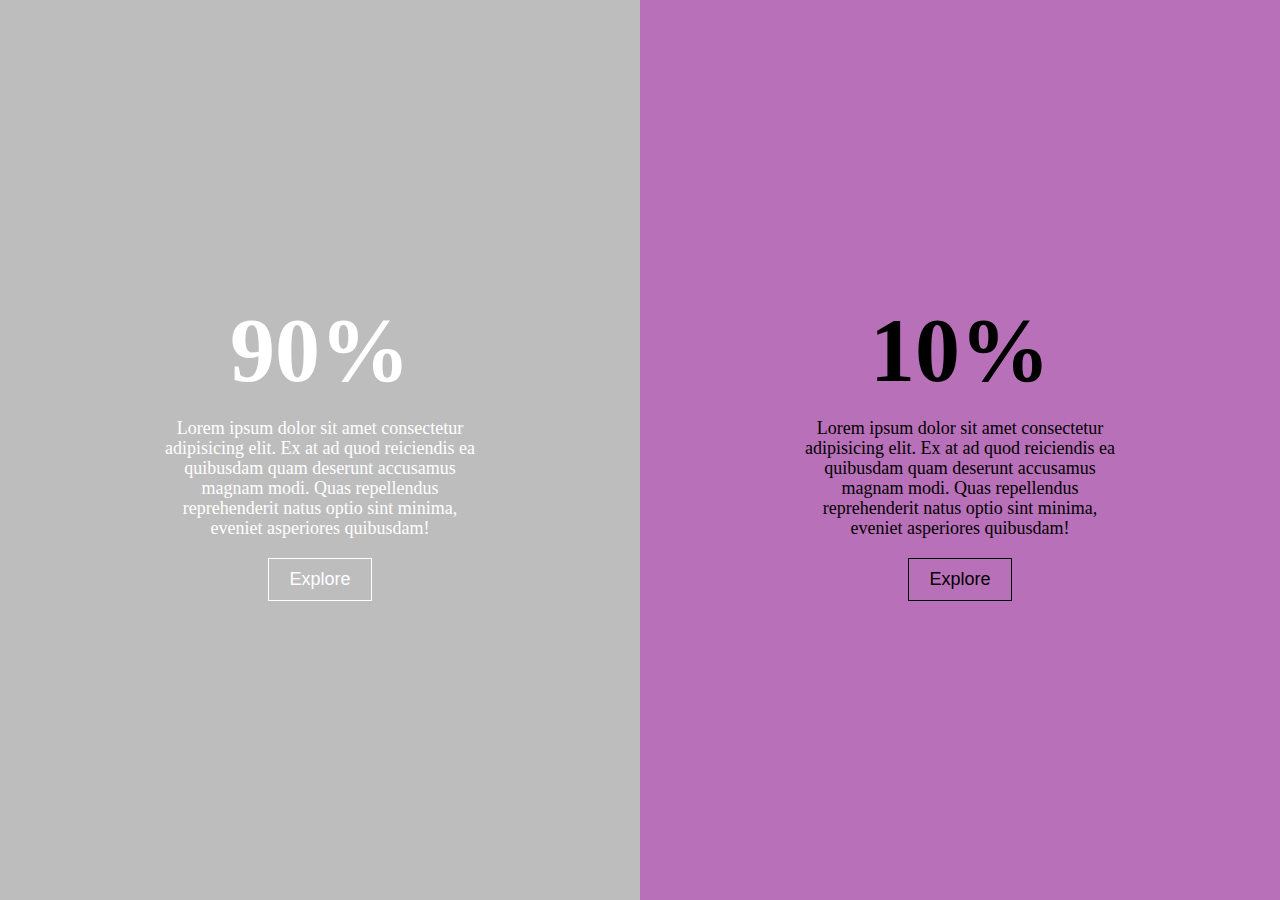
<file: task_03/index.html>
<!DOCTYPE html>
<html lang="en">
  <head>
    <meta charset="UTF-8" />
    <meta name="viewport" content="width=device-width, initial-scale=1.0" />
    <title>Task03</title>
    <link rel="stylesheet" href="style.css" />
  </head>
  <body>
    <div id="main">
      <div id="left">
        <div id="overlay1">
          <div class="center">
            <h1 id="heading__1">90%</h1>
            <p id="text1">
              Lorem ipsum dolor sit amet consectetur adipisicing elit. Ex at ad
              quod reiciendis ea quibusdam quam deserunt accusamus magnam modi.
              Quas repellendus reprehenderit natus optio sint minima, eveniet
              asperiores quibusdam!
            </p>

            <button id="btn1">Explore</button>
          </div>
        </div>
      </div>
      <div id="right">
        <div id="overlay2">
          <div class="center">
            <h1 id="heading__2">10%</h1>
            <p id="text2">
              Lorem ipsum dolor sit amet consectetur adipisicing elit. Ex at ad
              quod reiciendis ea quibusdam quam deserunt accusamus magnam modi.
              Quas repellendus reprehenderit natus optio sint minima, eveniet
              asperiores quibusdam!
            </p>
            <button id="btn2">Explore</button>
          </div>
        </div>
      </div>
    </div>
  </body>
</html>
</file>
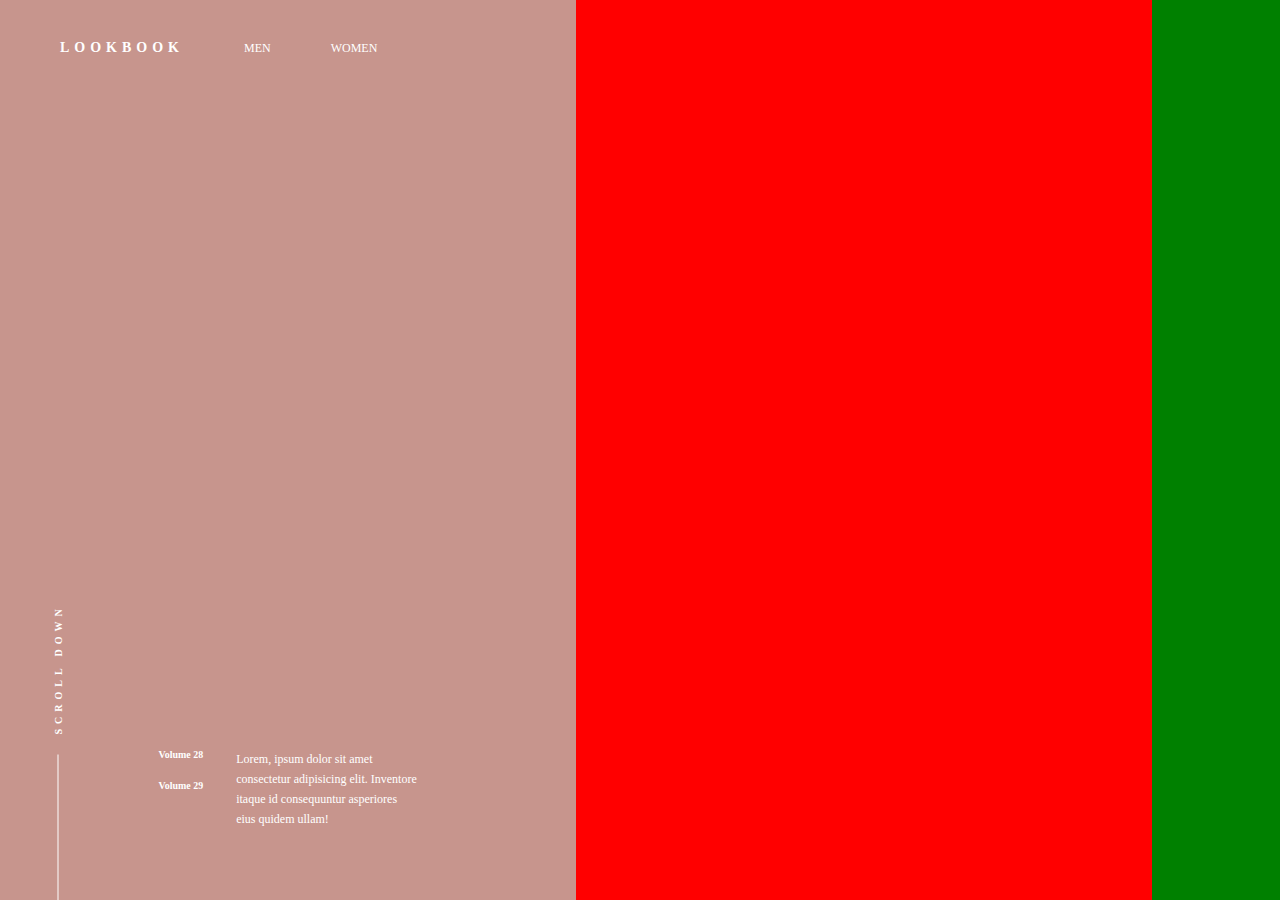
<file: task_04/index.html>
<!DOCTYPE html>
<html lang="en">
  <head>
    <meta charset="UTF-8" />
    <meta name="viewport" content="width=device-width, initial-scale=1.0" />
    <title>Document</title>
    <link rel="stylesheet" href="style.css" />
  </head>
  <body>
    <div class="main">
      <div class="left">
        <div id="nav">
          <h3>Lookbook</h3>
          <a href="#">Men</a>
          <a href="#">Women</a>
        </div>
        <div class="image-container">
          <div id="text-container">
            <div id="heading">
              <h5>Volume 28</h5>
              <h5>Volume 29</h5>
            </div>
            <div id="para">
              <p>
                Lorem, ipsum dolor sit amet consectetur adipisicing elit.
                Inventore itaque id consequuntur asperiores eius quidem ullam!
              </p>
            </div>
          </div>
        </div>
        <div id="scroll">
          <div id="line"></div>
          <h4>Scroll Down</h4>
        </div>
      </div>
      <div class="center"></div>
      <div class="right"></div>
    </div>
  </body>
</html>
</file>
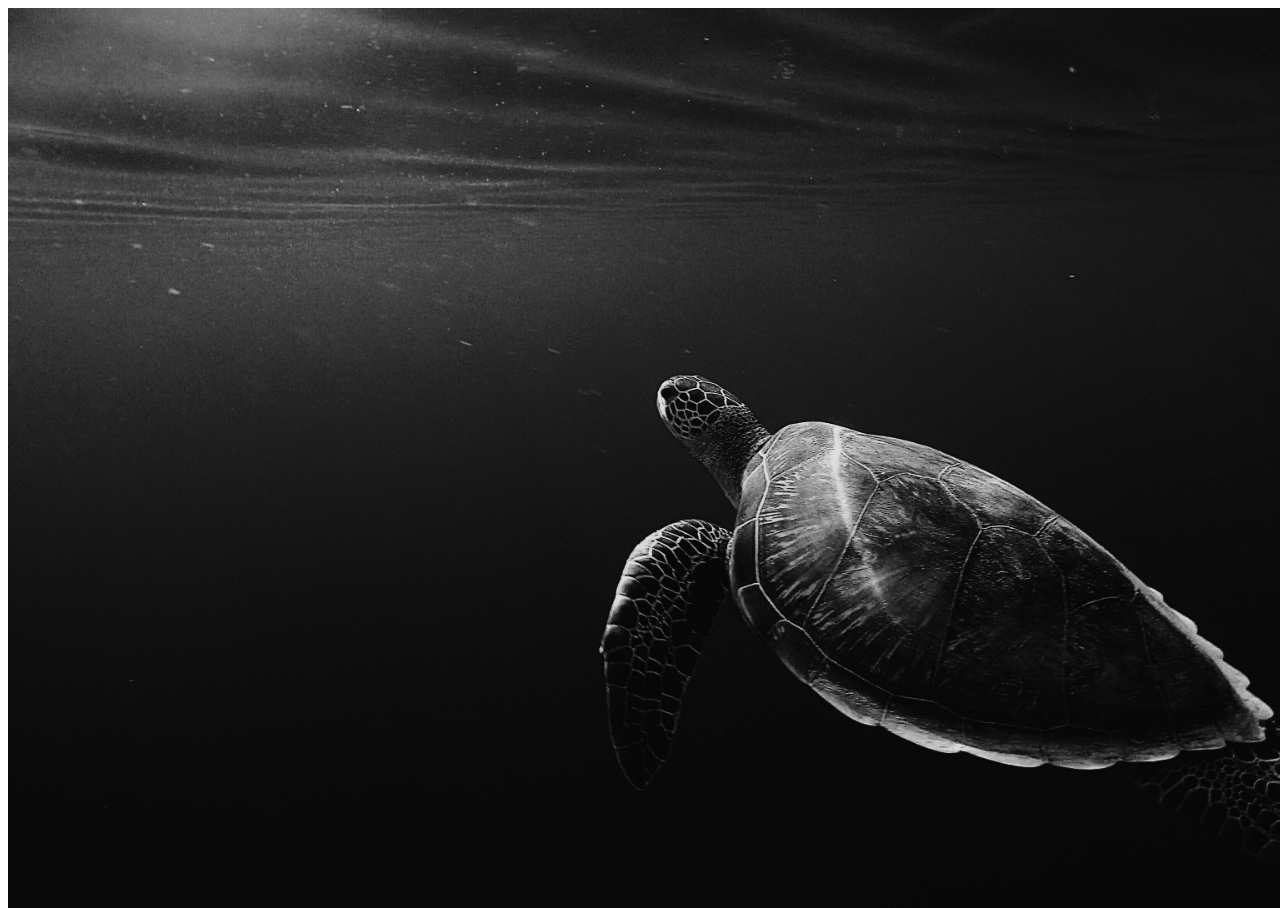
<file: task_01/01_website.html>
<!DOCTYPE html>
<html lang="en">
<head>
    <meta charset="UTF-8">
    <meta name="viewport" content="width=device-width, initial-scale=1.0">
    <title>Background Image</title>
    <style>
        *{
            maigin:0;
            padding: 0;
            box-sizing: border-box;
        }
        html,body{
            width: 100%;
            height: 100%;
        }

        #image{
            width: 100%;
            height: 100%;
            background-image: url('./image/image.jpg');
            background-size: cover;
        }

    </style>

</head>
<body>
    <div id="image">
    </div>
</body>
</html>
</file>
<file: task_03/style.css>
* {
  padding: 0;
  margin: 0;
  box-sizing: border-box;
}

html,
body {
  width: 100%;
  height: 100%;
}

#main {
  width: 100%;
  height: 100%;
  display: flex;
}
#left {
  width: 50%;
  height: 100%;
  background-image: url(https://images.unsplash.com/photo-1519681393784-d120267933ba?w=500&auto=format&fit=crop&q=60&ixlib=rb-4.0.3&ixid=M3wxMjA3fDB8MHxzZWFyY2h8MTF8fG5pZ2h0JTIwJTIwbmF0dXJlfGVufDB8fDB8fHww);
  background-position: center;
  background-size: cover;
  background-repeat: no-repeat;
}

#left #overlay1 {
  background-color: #00000042;
  width: 100%;
  height: 100%;
}
#right {
  width: 50%;
  height: 100%;
  background-color: purple;
  background-image: url(https://images.unsplash.com/photo-1419833173245-f59e1b93f9ee?w=500&auto=format&fit=crop&q=60&ixlib=rb-4.0.3&ixid=M3wxMjA3fDB8MHxzZWFyY2h8MTF8fGRheSUyMG5hdHVyZXxlbnwwfHwwfHx8MA%3D%3D);
  background-position: center;
  background-size: cover;
  background-repeat: no-repeat;
}

#right #overlay2 {
  background-color: #ffffff70;
  width: 100%;
  height: 100%;
}

.center {
  position: absolute;
  top: 50%;
  left: 50%;
  transform: translate(-50%, -50%);
  text-align: center;
}
#overlay1 {
  position: relative;
  color: #fff;
}

#heading__1 {
  font-size: 90px;
}
#text1 {
  color: #fff;
  font-size: 18px;
  margin-top: 16px;
  line-height: 20px;
}

#overlay2 {
  position: relative;
  color: #000;
}

#heading__2 {
  font-size: 90px;
}
#text2 {
  color: #000;
  font-size: 18px;
  margin-top: 16px;
  line-height: 20px;
}
button {
  padding: 10px 20px;
  margin-top: 20px;
  font-size: 18px;
  background-color: transparent;
}

#btn1 {
  border: 1px solid #fff;
  color: #fff;
}

#btn1:hover {
  color: #000;
  background-color: #fff;
}

#btn2 {
  border: 1px solid #000;
  color: #000;
}

#btn2:hover {
  color: #fff;
  background-color: #000;
}
</file>
<file: task_04/style.css>
* {
  padding: 0%;
  margin: 0%;
  box-sizing: border-box;
  font-family: "Gilory";
}

html,
body {
  width: 100%;
  height: 100%;
}

.main {
  width: 100%;
  height: 100%;
  background-color: red;
  display: flex;
}

.left {
  width: 45%;
  height: 100%;
  background-color: #c7958d;
  position: relative;
  overflow: hidden;
}
#nav {
  width: 100%;
  padding: 40px 60px;
  display: flex;
  /* background-color: pink; */
  gap: 60px;
  align-items: center;
  text-transform: uppercase;
}
#nav a {
  text-decoration: none;
  font-size: 12px;
  color: #000;
  color: #fff;
}

#nav h3 {
  font-weight: 600;
  font-size: 14px;
  letter-spacing: 5px;
  color: #fff;
}
.image-container {
  width: 45%;
  height: 55%;
  /* background-color: aqua; */
  background-image: url("https://images.unsplash.com/photo-1697920897729-3c6b8267b0c4?w=500&auto=format&fit=crop&q=60&ixlib=rb-4.0.3&ixid=M3wxMjA3fDB8MHxzZWFyY2h8MTIxfHxwb3J0cmFpdCUyMGdpcmx8ZW58MHwxfDB8fHww");
  background-size: cover;
  background-position: center;
  position: absolute;
  top: 48%;
  left: 50%;
  transform: translate(-50%, -50%);
}
.image-container #text-container {
  position: absolute;
  bottom: -30%;
  width: 100%;
  height: 80px;
  display: flex;
  font-size: 12px;
}
#heading {
  width: 30%;
  color: #fff;
}
#heading h5 {
  margin-bottom: 20px;
}
#para {
  width: 70%;
  color: #fff;
  line-height: 20px;
}
#scroll {
  display: flex;
  gap: 20px;
  align-items: center;
  position: absolute;
  bottom: -10px;
  transform-origin: 0% 50%;
  transform: rotate(-90deg);
  left: 10%;
}

#scroll #line {
  width: 150px;
  height: 1px;
  background-color: #fff;
}

#scroll h4 {
  text-transform: uppercase;
  color: #fff;
  font-weight: 600;
  font-size: 10px;
  letter-spacing: 5px;
}

.center {
  width: 45%;
  height: 100%;
  /* background-color: blue; */
  background-image: url("https://images.unsplash.com/photo-1685464144402-0a3617eed624?q=80&w=1374&auto=format&fit=crop&ixlib=rb-4.0.3&ixid=M3wxMjA3fDB8MHxwaG90by1wYWdlfHx8fGVufDB8fHx8fA%3D%3D");
  background-size: cover;
  background-position: center;
}

.right {
  width: 10%;
  height: 100%;
  background-color: green;
}
</file>
